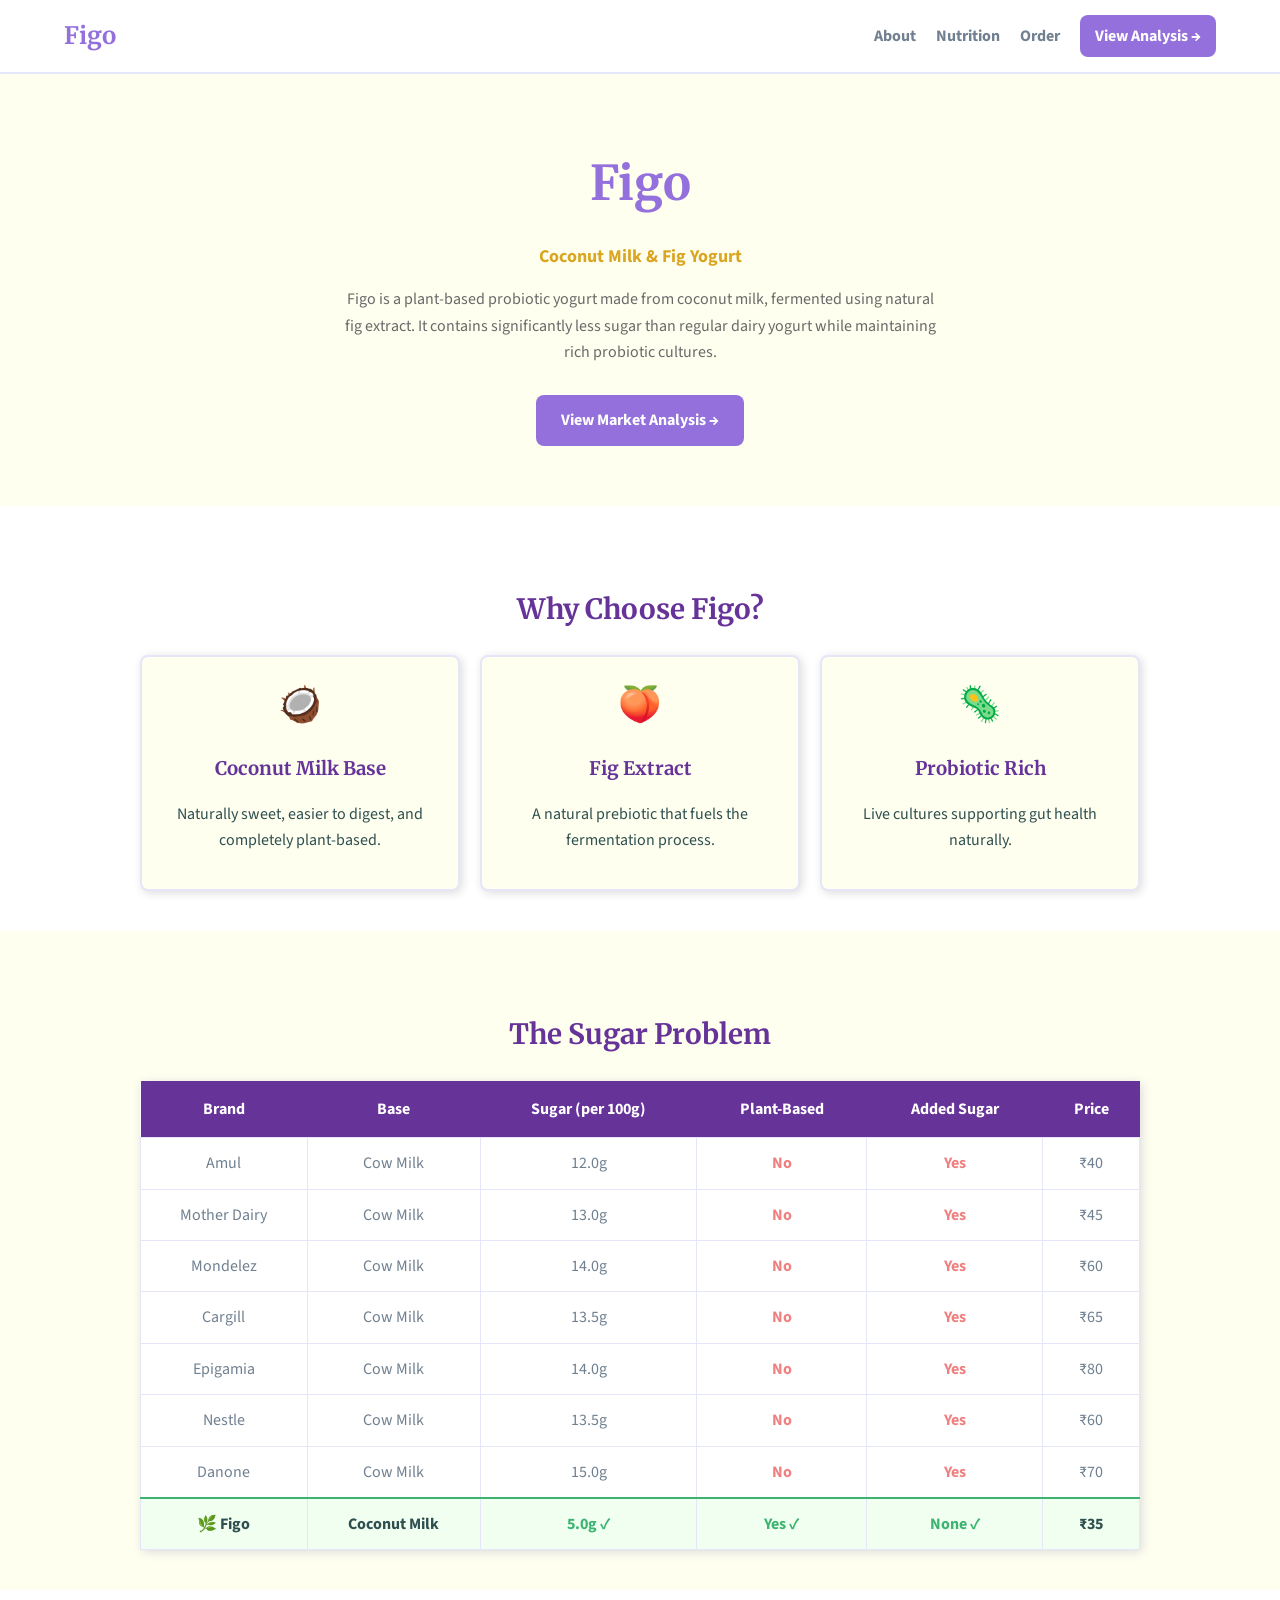
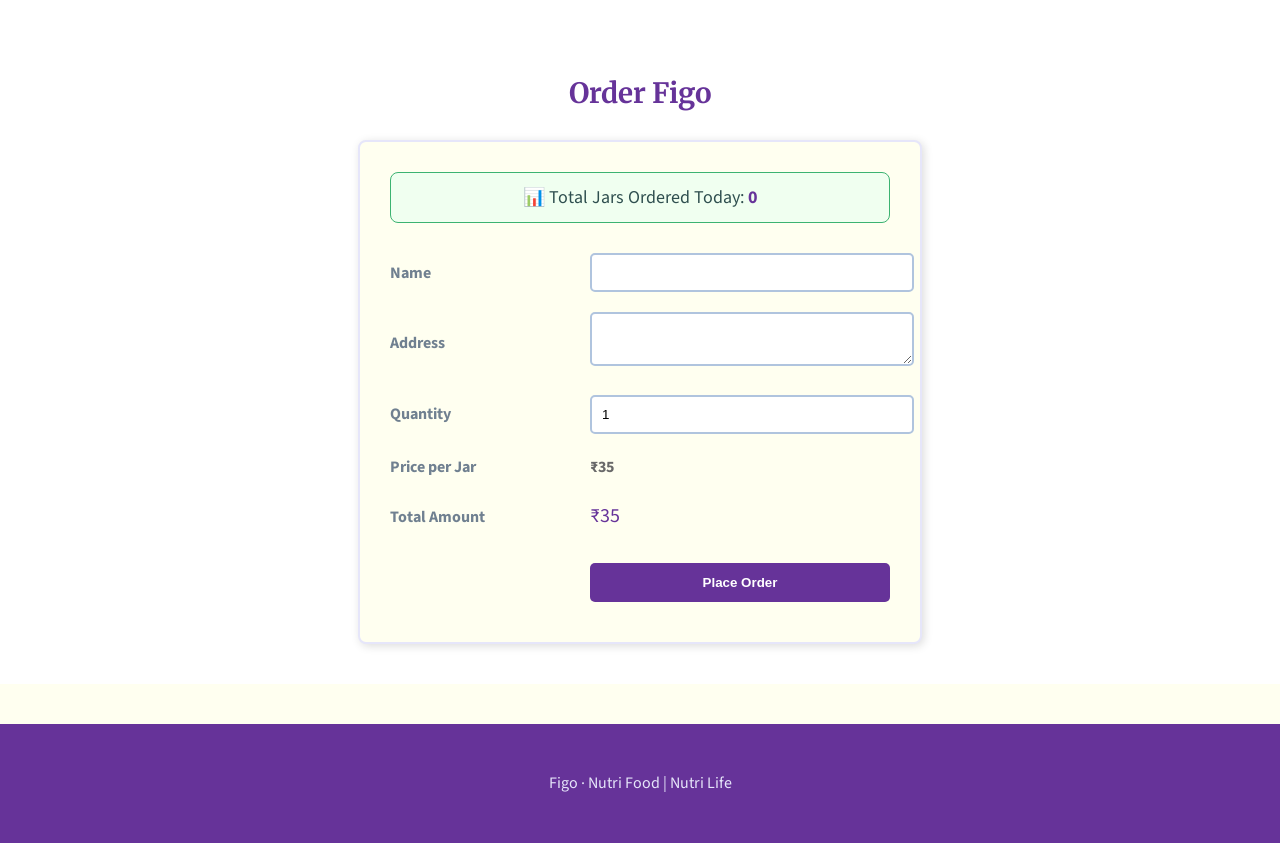
<file: index.html>
<!DOCTYPE html>
<html lang="en">
<head>
    <meta charset="UTF-8"/>
    <meta name="viewport" content="width=device-width, initial-scale=1.0"/>
    <title>Figo Coconut Fig Yogurt</title>
    <link rel="stylesheet" href="style.css"/>
    <link href="https://fonts.googleapis.com/css2?family=Merriweather:wght@400;700&family=Source+Sans+3:wght@400;600&display=swap" rel="stylesheet"/>
</head>
<body>
    <nav class="navbar">
        <span class="nav-brand">Figo</span>
        <div class="nav-links">
            <a href="#about">About</a>
            <a href="#nutrition">Nutrition</a>
            <a href="#order">Order</a>
            <a href="dashboard.html" class="nav-dash">View Analysis →</a>
        </div>
    </nav>

    <section class="hero" id="about">
        <div class="hero-inner">
            <h1 class="hero-title">Figo</h1>
            <p class="hero-subtitle">Coconut Milk &amp; Fig Yogurt</p>
            <p class="hero-desc">Figo is a plant-based probiotic yogurt made from coconut milk, fermented using natural fig extract. It contains significantly less sugar than regular dairy yogurt while maintaining rich probiotic cultures.</p>
            <a href="dashboard.html" class="btn-primary">View Market Analysis →</a>
        </div>
    </section>

    <section class="why-section">
        <h2 class="section-heading">Why Choose Figo?</h2>
        <div class="three-cols">
            <div class="col-card">
                <div class="col-icon">🥥</div>
                <h3>Coconut Milk Base</h3>
                <p>Naturally sweet, easier to digest, and completely plant-based.</p>
            </div>
            <div class="col-card">
                <div class="col-icon">🍑</div>
                <h3>Fig Extract</h3>
                <p>A natural prebiotic that fuels the fermentation process.</p>
            </div>
            <div class="col-card">
                <div class="col-icon">🦠</div>
                <h3>Probiotic Rich</h3>
                <p>Live cultures supporting gut health naturally.</p>
            </div>
        </div>
    </section>

    <section class="nutrition-section" id="nutrition">
        <h2 class="section-heading">The Sugar Problem</h2>
        <div class="table-wrap">
            <table class="nutrition-table">
                <thead>
                    <tr><th>Brand</th><th>Base</th><th>Sugar (per 100g)</th><th>Plant-Based</th><th>Added Sugar</th><th>Price</th></tr>
                </thead>
                <tbody>
                    <tr><td>Amul </td><td>Cow Milk</td><td>12.0g</td><td class="no">No</td><td class="no">Yes</td><td>₹40</td></tr>
                    <tr><td>Mother Dairy</td><td>Cow Milk</td><td>13.0g</td><td class="no">No</td><td class="no">Yes</td><td>₹45</td></tr>
                    <tr><td>Mondelez</td><td>Cow Milk</td><td>14.0g</td><td class="no">No</td><td class="no">Yes</td><td>₹60</td></tr>
                    <tr><td>Cargill</td><td>Cow Milk</td><td>13.5g</td><td class="no">No</td><td class="no">Yes</td><td>₹65</td></tr>
                    <tr><td>Epigamia</td><td>Cow Milk</td><td>14.0g</td><td class="no">No</td><td class="no">Yes</td><td>₹80</td></tr>
                    <tr><td>Nestle</td><td>Cow Milk</td><td>13.5g</td><td class="no">No</td><td class="no">Yes</td><td>₹60</td></tr>
                    <tr><td>Danone</td><td>Cow Milk</td><td>15.0g</td><td class="no">No</td><td class="no">Yes</td><td>₹70</td></tr>
                    <tr class="figo-row"><td>🌿 Figo</td><td>Coconut Milk</td><td class="yes">5.0g ✓</td><td class="yes">Yes ✓</td><td class="yes">None ✓</td><td>₹35</td></tr>
                </tbody>
            </table>
        </div>
    </section>

    <section class="order-section" id="order">
        <h2 class="section-heading">Order Figo</h2>
        <div class="order-container">
            
            <div class="order-tracker">
                📊 Total Jars Ordered Today: <span id="global-order-count" style="font-weight: bold; color: rebeccapurple;">0</span>
            </div>

            <div id="order-form">
                <table class="order-table">
                    <tr><td class="form-label">Name</td><td><input type="text" id="fname"/><span class="form-err" id="err-name"></span></td></tr>
                    <tr><td class="form-label">Address</td><td><textarea id="faddress"></textarea><span class="form-err" id="err-address"></span></td></tr>
                    <tr><td class="form-label">Quantity</td><td><input type="number" id="fqty" value="1" min="1" onchange="updateTotal()" onkeyup="updateTotal()"/></td></tr>
                    <tr><td class="form-label">Price per Jar</td><td class="price-cell">₹35</td></tr>
                    <tr><td class="form-label">Total Amount</td><td class="total-cell"><span id="order-total">₹35</span></td></tr>
                    <tr><td></td><td><button class="btn-submit" onclick="submitOrder()">Place Order</button></td></tr>
                </table>
            </div>
            <div class="order-success" id="order-success">
                <div class="success-icon">✅</div>
                <p id="success-msg-text"></p>
                <button class="btn-submit" onclick="resetOrder()">Place Another Order</button>
            </div>
        </div>
    </section>

    <footer class="footer">
        <p>Figo · Nutri Food | Nutri Life</p>
    </footer>

    <script src="main.js"></script>
</body>
</html>
</file>
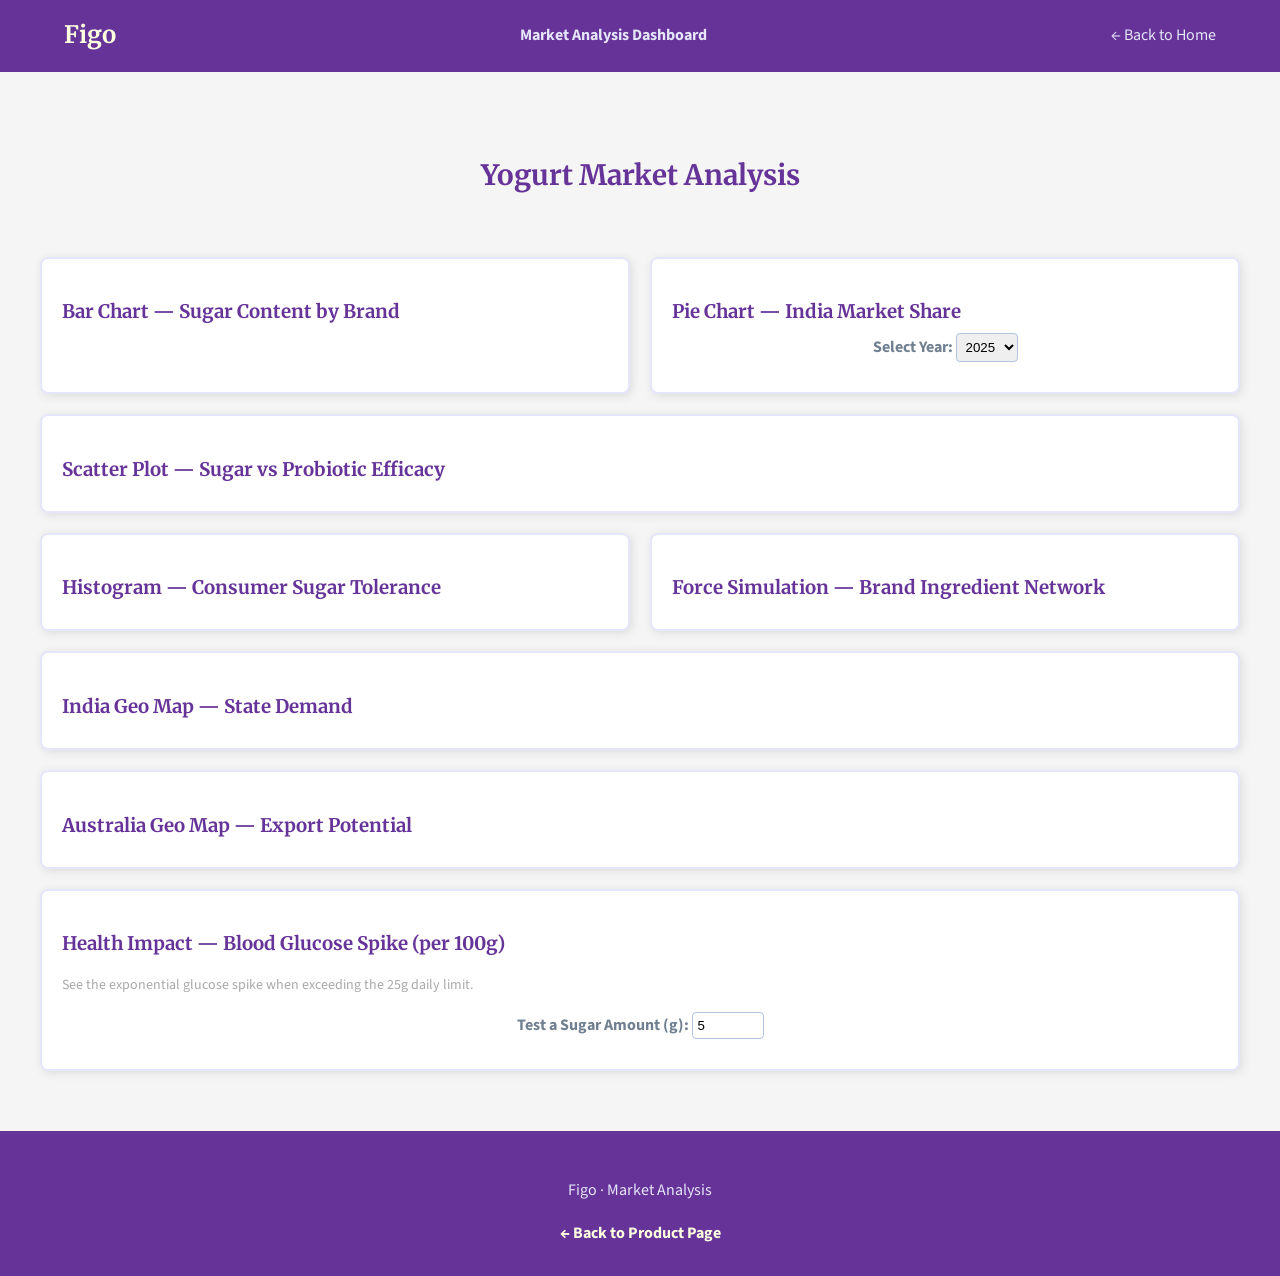
<file: dashboard.html>
<!DOCTYPE html>
<html lang="en">
<head>
    <meta name="viewport" content="width=device-width, initial-scale=1.0"/>
    <title>Figo – Market Analysis Dashboard</title>
    <link rel="stylesheet" href="style.css"/>
    <link href="https://fonts.googleapis.com/css2?family=Merriweather:wght@400;700&family=Source+Sans+3:wght@400;600&display=swap" rel="stylesheet"/>
    <script src="https://d3js.org/d3.v7.min.js"></script>
</head>
<body class="dash-body">

    <nav class="navbar dash-nav">
        <a href="index.html" class="nav-brand">Figo</a>
        <span class="dash-nav-title">Market Analysis Dashboard</span>
        <a href="index.html" class="nav-back">← Back to Home</a>
    </nav>

    <div class="dash-intro">
        <h1 class="section-heading">Yogurt Market Analysis</h1>
    </div>

    <div class="charts-grid">
        <div class="chart-card">
            <h3 class="chart-title">Bar Chart — Sugar Content by Brand</h3>
            <div id="bar-chart"></div>
        </div>

        <div class="chart-card">
            <h3 class="chart-title">Pie Chart — India Market Share</h3>
            
            <div style="text-align: center; margin-bottom: 10px;">
                <label for="year-select" style="font-weight: bold; color: slategray;">Select Year: </label>
                <select id="year-select" style="padding: 5px; border-radius: 4px; border: 1px solid lightsteelblue; outline: none; cursor: pointer;">
                    <option value="2025" selected>2025</option>
                    <option value="2024">2024</option>
                    <option value="2023">2023</option>
                    <option value="2022">2022</option>
                    <option value="2021">2021</option>
                    <option value="2020">2020</option>
                </select>
            </div>

            <div id="pie-chart"></div>
        </div>

        <div class="chart-card wide-card">
            <h3 class="chart-title">Scatter Plot — Sugar vs Probiotic Efficacy</h3>
            <div id="scatter-chart"></div>
        </div>

        <div class="chart-card">
            <h3 class="chart-title">Histogram — Consumer Sugar Tolerance</h3>
            <div id="hist-chart"></div>
        </div>

        <div class="chart-card">
            <h3 class="chart-title">Force Simulation — Brand Ingredient Network</h3>
            <div id="force-chart"></div>
        </div>

        <div class="chart-card wide-card">
            <h3 class="chart-title">India Geo Map — State Demand</h3>
            <div id="india-map"></div>
        </div>

        <div class="chart-card wide-card">
            <h3 class="chart-title">Australia Geo Map — Export Potential</h3>
            <div id="aus-map"></div>
        </div>

        <div class="chart-card wide-card">
            <h3 class="chart-title">Health Impact — Blood Glucose Spike (per 100g)</h3>
            <p class="chart-desc">See the exponential glucose spike when exceeding the 25g daily limit.</p>
            
            <div style="text-align: center; margin-bottom: 10px;">
                <label for="sugar-tester" style="font-weight: bold; color: slategray;">Test a Sugar Amount (g): </label>
                <input type="number" id="sugar-tester" value="5" min="0" max="40" style="padding: 5px; border-radius: 4px; border: 1px solid lightsteelblue; width: 60px;">
            </div>

            <div id="spike-chart"></div>
        </div>
    </div>

    <div class="d3-tooltip" id="d3-tooltip"></div>

    <footer class="footer">
        <p>Figo · Market Analysis</p>
        <a href="index.html">← Back to Product Page</a>
    </footer>

    <script src="main.js"></script>
</body>
</html>
</file>
<file: style.css>
body { font-family: 'Source Sans 3', sans-serif; background-color: ivory; color: darkslategray; line-height: 1.65; margin: 0; padding: 0; }
html { scroll-behavior: smooth; }

/* NAV */
.navbar { display: flex; align-items: center; justify-content: space-between; padding: 15px 5%; background-color: white; border-bottom: 2px solid lavender; position: sticky; top: 0; z-index: 100; }
.nav-brand { font-family: 'Merriweather', serif; font-size: 24px; font-weight: bold; color: mediumpurple; text-decoration: none; }
.nav-links { display: flex; gap: 20px; align-items: center; }
.nav-links a { text-decoration: none; color: slategray; font-weight: bold; }
.nav-links a:hover { color: mediumpurple; }
.nav-dash { background-color: mediumpurple; color: white !important; padding: 8px 15px; border-radius: 8px; }
.nav-dash:hover { background-color: rebeccapurple !important; }
.dash-nav { background-color: rebeccapurple; border-bottom-color: rebeccapurple; }
.dash-nav .nav-brand { color: lightyellow; }
.dash-nav-title { color: lavender; font-weight: bold; }
.nav-back { color: lavender !important; text-decoration: none; }

/* HERO */
.hero { padding: 60px 5%; background-color: ivory; text-align: center; }
.hero-tag { font-size: 12px; font-weight: bold; text-transform: uppercase; color: goldenrod; }
.hero-title { font-family: 'Merriweather', serif; font-size: 48px; color: mediumpurple; margin: 10px 0; }
.hero-subtitle { font-size: 18px; color: goldenrod; font-weight: bold; margin-bottom: 15px; }
.hero-desc { color: dimgray; max-width: 600px; margin: 0 auto 30px; }
.btn-primary { display: inline-block; background-color: mediumpurple; color: white; padding: 12px 25px; border-radius: 8px; font-weight: bold; text-decoration: none; border: none; cursor: pointer; }
.btn-primary:hover { background-color: rebeccapurple; }

/* 3 COLS */
.section-heading { font-family: 'Merriweather', serif; font-size: 28px; color: rebeccapurple; text-align: center; margin-top: 40px; }
.section-subtext { text-align: center; color: dimgray; max-width: 600px; margin: 10px auto 30px; }
.why-section { padding: 40px 5%; background-color: white; }
.three-cols { display: flex; justify-content: space-between; gap: 20px; max-width: 1000px; margin: 0 auto; }
.col-card { background-color: ivory; border: 2px solid lavender; border-radius: 8px; padding: 20px; text-align: center; flex: 1; box-shadow: 2px 2px 10px gainsboro; }
.col-icon { font-size: 35px; margin-bottom: 10px; }
.col-card h3 { color: rebeccapurple; margin-bottom: 10px; font-family: 'Merriweather', serif; }

/* NUTRITION TABLE */
.nutrition-section { padding: 40px 5%; background-color: ivory; }
.table-wrap { max-width: 1000px; margin: 0 auto; overflow-x: auto; box-shadow: 2px 2px 10px gainsboro; }
.nutrition-table { width: 100%; border-collapse: collapse; background-color: white; }
.nutrition-table th { background-color: rebeccapurple; color: white; padding: 15px; }
.nutrition-table td { padding: 12px; border: 1px solid lavender; text-align: center; color: slategray; }
.nutrition-table .yes { color: mediumseagreen; font-weight: bold; }
.nutrition-table .no { color: lightcoral; font-weight: bold; }
.figo-row { background-color: honeydew; border-top: 2px solid mediumseagreen; }
.figo-row td { color: darkslategray; font-weight: bold; }

/* ORDER FORM */
.order-section { padding: 40px 5%; background-color: white; }
.order-container { max-width: 500px; margin: 0 auto; background-color: ivory; padding: 30px; border: 2px solid lavender; border-radius: 8px; box-shadow: 2px 2px 10px gainsboro; }
.order-table { width: 100%; border-collapse: collapse; }
.order-table td { padding: 10px 0; }
.form-label { font-weight: bold; color: slategray; width: 40%; }
.order-table input, .order-table textarea, .order-table select { width: 100%; padding: 10px; border: 2px solid lightsteelblue; border-radius: 5px; }
.price-cell { color: dimgray; font-weight: bold; }
.total-cell span { color: rebeccapurple; font-size: 20px; }
.btn-submit { background-color: rebeccapurple; color: white; border: none; padding: 12px; border-radius: 5px; width: 100%; font-weight: bold; cursor: pointer; margin-top: 10px; }
.form-err { color: crimson; font-size: 12px; display: block; }
.order-success { text-align: center; background-color: honeydew; padding: 30px; border: 2px solid mediumseagreen; border-radius: 8px; display: none; }
.success-icon { font-size: 40px; margin-bottom: 15px; }
.order-success h3 { color: mediumseagreen; margin-bottom: 10px; }

/* Order Form Interactive Styles */
.input-error { border-color: crimson !important; background-color: #fff0f0; transition: all 0.3s ease; }
.order-tracker { background-color: honeydew; border: 1px solid mediumseagreen; color: darkslategray; padding: 10px 20px; border-radius: 8px; margin-bottom: 20px; text-align: center; font-size: 18px; }

/* DASHBOARD & CHARTS */
.dash-body { background-color: whitesmoke; }
.dash-intro { text-align: center; padding: 40px 5% 20px; }
.charts-grid { display: grid; grid-template-columns: repeat(2, 1fr); gap: 20px; max-width: 1200px; margin: 0 auto; padding: 20px; }
.chart-card { background-color: white; border: 2px solid lavender; border-radius: 8px; padding: 20px; box-shadow: 2px 2px 10px gainsboro; position: relative; }
.wide-card { grid-column: span 2; }
.chart-title { color: rebeccapurple; font-family: 'Merriweather', serif; margin-bottom: 5px; }
.chart-desc { color: darkgray; font-size: 14px; margin-bottom: 15px; }

/* TOOLTIP & D3 ELEMENTS */
.d3-tooltip { position: absolute; background-color: darkslategray; color: white; padding: 8px; border-radius: 5px; font-size: 12px; pointer-events: none; opacity: 0; z-index: 1000;}
.axis text { font-size: 11px; fill: slategray; }
.axis path, .axis line { stroke: lightsteelblue; }
.grid line { stroke: gainsboro; stroke-dasharray: 3,3; }
.grid .domain { display: none; }
.footer { text-align: center; padding: 30px; background-color: rebeccapurple; color: lavender; margin-top: 40px; }
.footer a { color: lightyellow; text-decoration: none; font-weight: bold; }

/* Map Info Box */
.map-info-box { position: absolute; top: 60px; right: 30px; background-color: rgba(255, 255, 255, 0.95); border: 2px solid rebeccapurple; padding: 15px; border-radius: 8px; pointer-events: none; box-shadow: 2px 2px 10px gainsboro; opacity: 0; transition: opacity 0.3s ease; }
</file>
